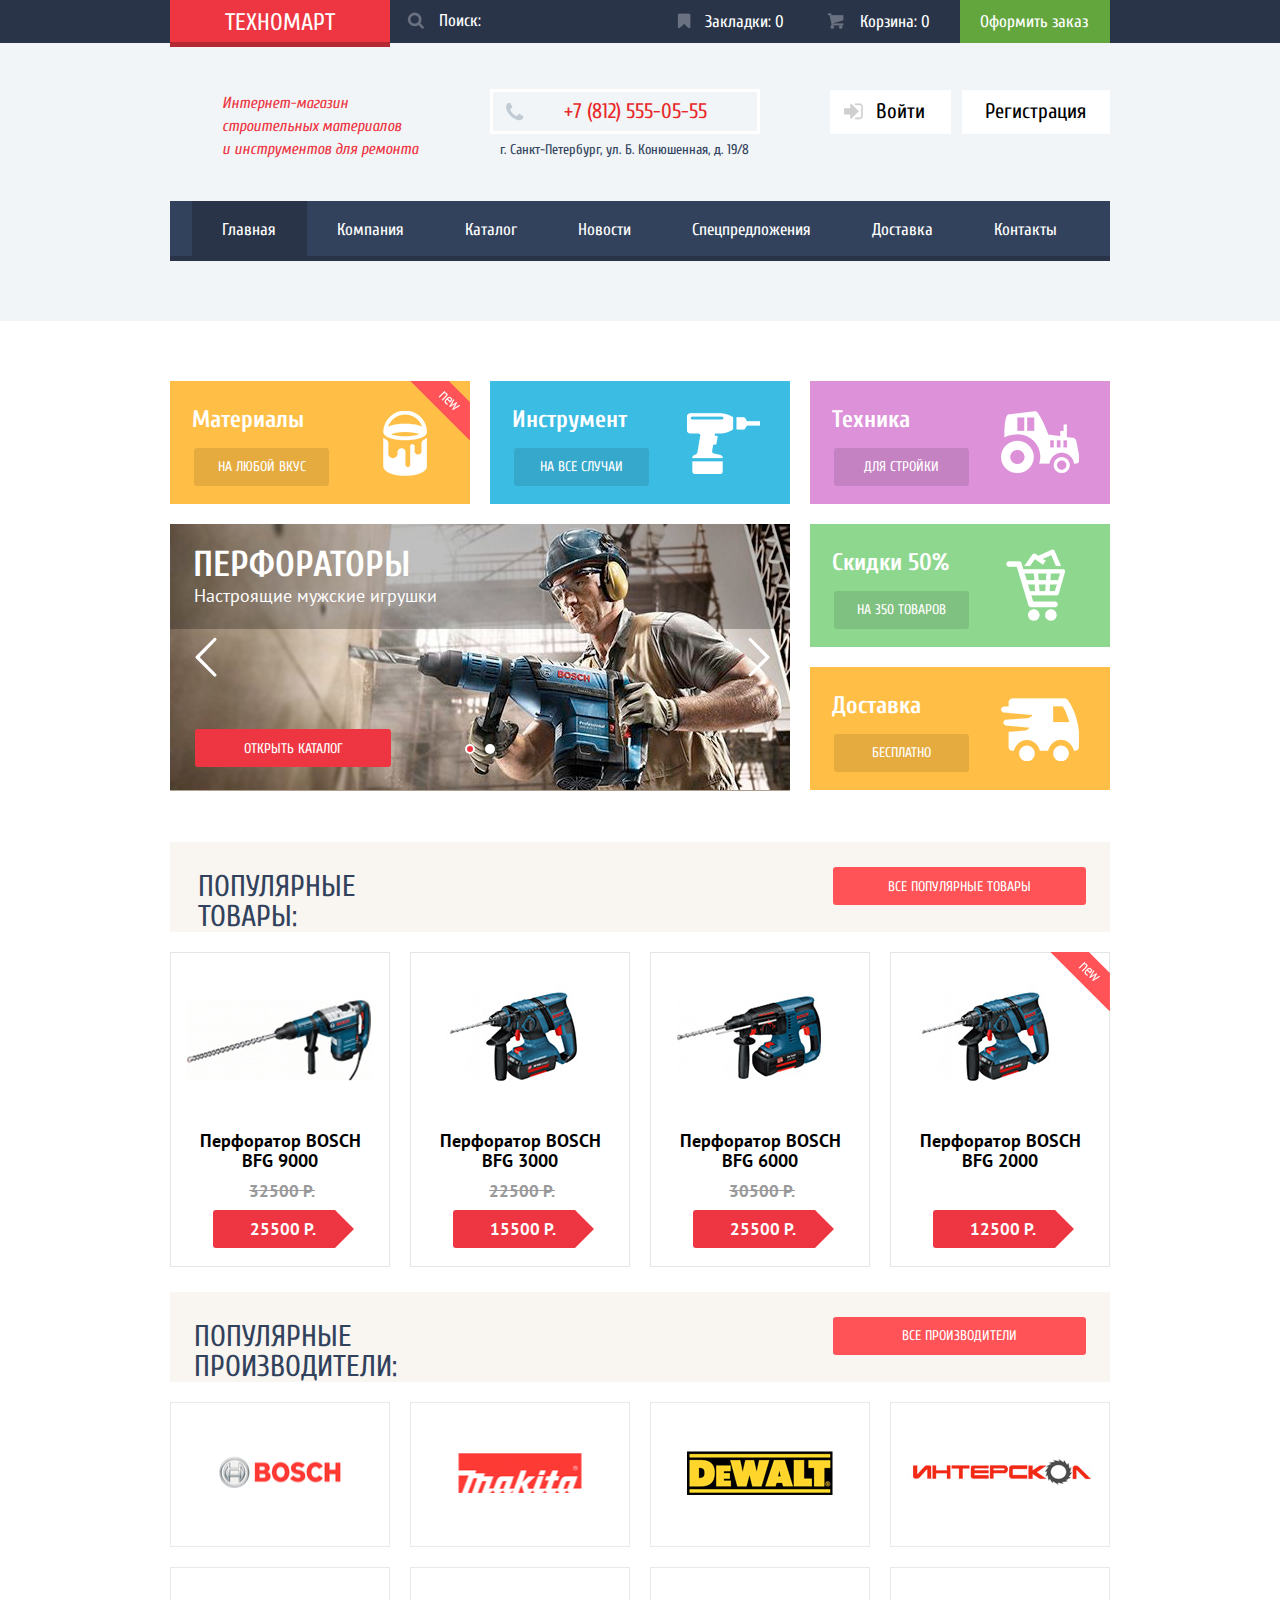
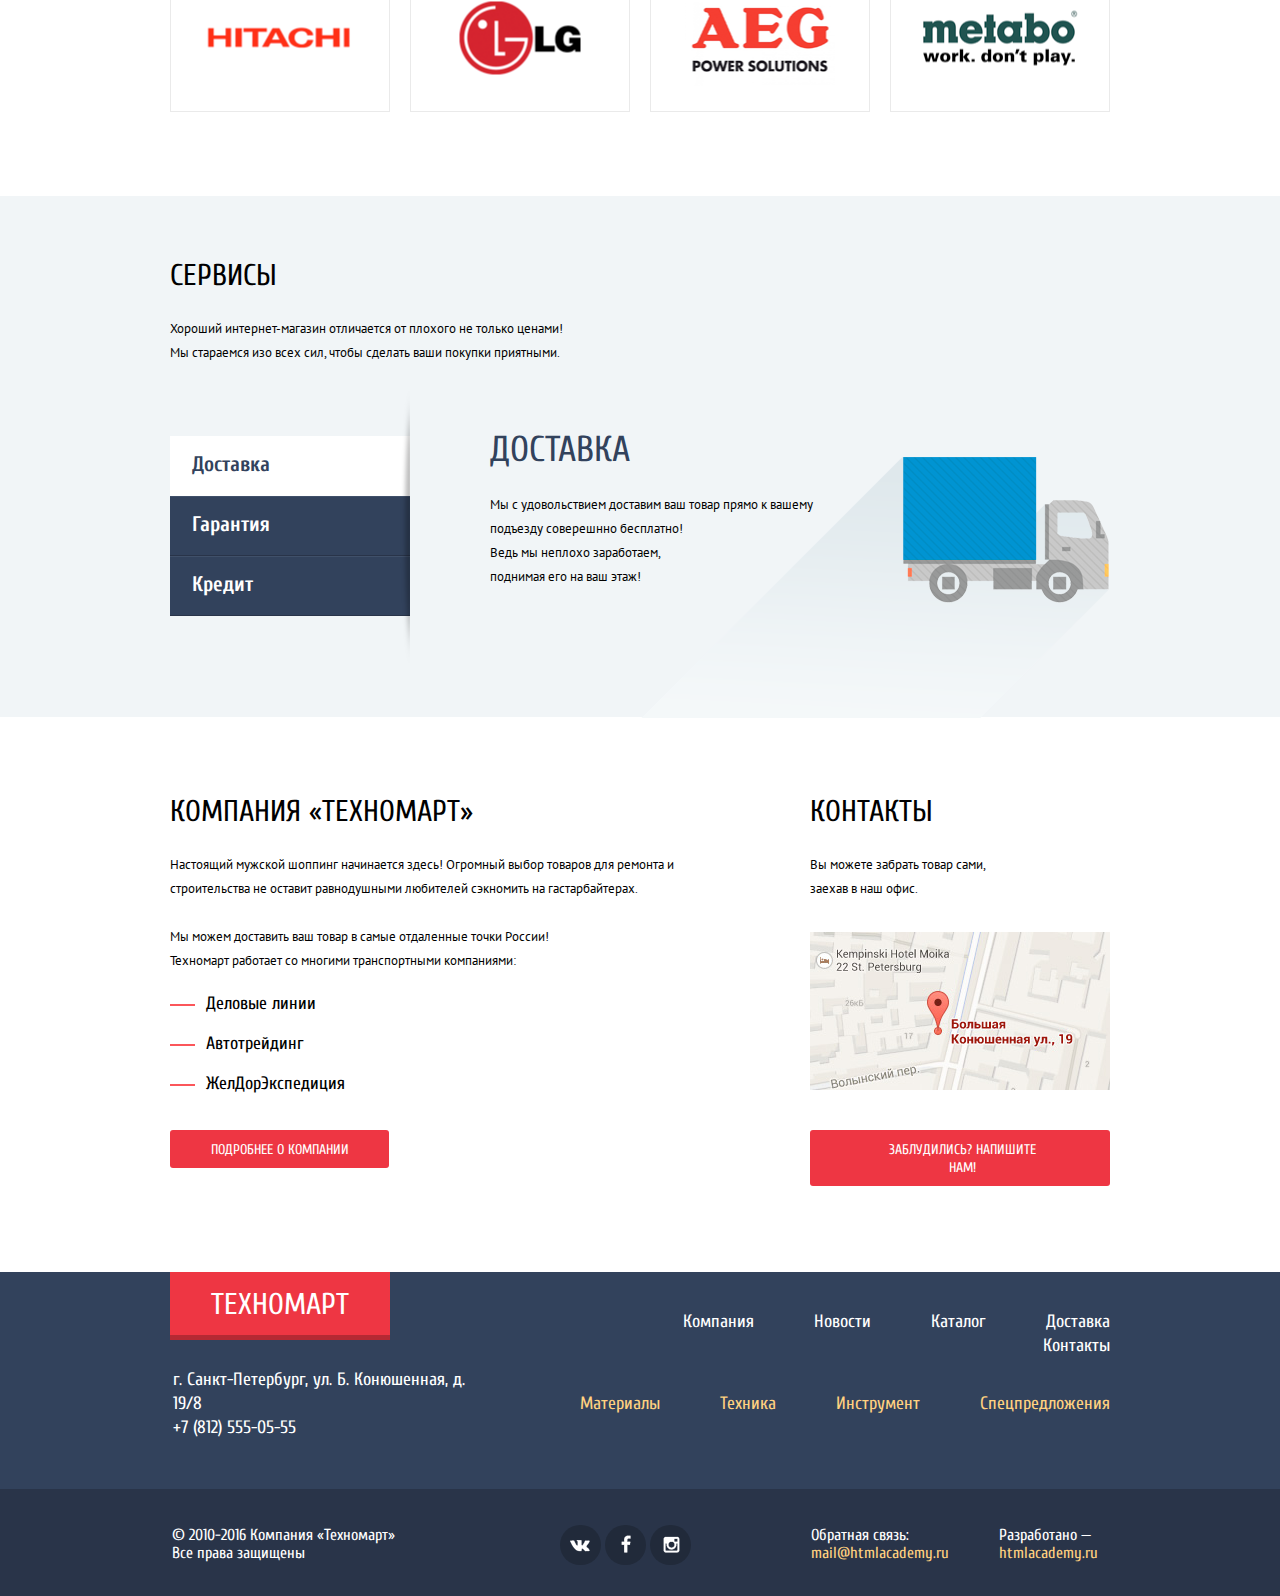
<file: index.html>
<!DOCTYPE html>
<html lang="ru">
  <head>
    <meta charset="utf-8">
    <title>HTML Academy: Техномарт</title>
    <link href="https://fonts.googleapis.com/css?family=Cuprum:400,400i,700&amp;subset=cyrillic" rel="stylesheet">
    <link href="https://fonts.googleapis.com/css?family=PT+Sans:400,700" rel="stylesheet">
    <link rel="stylesheet" href="css/normalize.css">
    <link rel="stylesheet" href="css/style.css">
  </head>
  <body>
    <!-- Header -->
    <h1 class="visually-hidden">Сайт магазина Техномарт</h1>
  	<header class="main-header">
  		<div class="header-top">
  			<div class="container clearfix">  
  				<div class="index-logo">			
  					<a class="header-logo" href="#main">Техномарт</a>
  				</div>              
  				  <form action="#" method="post" class="search">
              <input type="search" name="search" id="search" placeholder="Поиск:">
              <label for="search" class="icon-search"><span class="search-title">Поиск</span></label>
            </form>            
  				<a class="order bookmarks" href="#bookmarks">Закладки:<span class="amount"> 0</span></a>
  				<a class="order cart" href="#cart">Корзина:<span class="amount"> 0</span></a>
  				<a class="order btn-order" href="#order">Оформить заказ</a>
  			</div>
  		</div>
  		<div class="header-mid">
  			<div class="container clearfix">
  				<p class="mid-title">Интернет-магазин строительных материалов<br>и инструментов для ремонта</p>
  				<div class="contacts">
  					<p class="phone-number">+7 (812) 555-05-55</p>
  					<p class="address">г. Санкт-Петербург, ул. Б. Конюшенная, д. 19/8</p>
  				</div>
  				<div class="user-block">
  					<a class="user sign-in" href="sign-in.html">Войти</a>
  					<a class="user sign-up" href="sign-up.html">Регистрация</a>
  				</div>
  			</div>
  		</div>
  		<div class="header-bottom">
  			<div class="container clearfix">
  				<nav class="main-navigation">
  					<ul>
  						<li><a class="active" href="index.html">Главная</a></li>
  						<li><a href="company.html">Компания</a></li>
  						<li><a href="catalog.html">Каталог</a></li>
  						<li><a href="news.html">Новости</a></li>
  						<li><a href="special.html">Спецпредложения</a></li>
  						<li><a href="delivery.html">Доставка</a></li>
  						<li><a href="contacts.html">Контакты</a></li>
  					</ul>
  				</nav>  				
  			</div>  		
  		</div>  		
  	</header>
    <!-- Main content -->
  	<main>
  		<div class="content-block-1">
  			<div class="container clearfix">
          <!-- Categories -->
  				<section class="categories clearfix">
            <h2 class="visually-hidden">Категории товаров</h2>
  					<ul class="clearfix">
  						<li class="category category-new">
  							<h3 class="category-title">Материалы</h2>
  							<a class="btn-category" href="materials.html">На любой вкус</a>
  						</li>
  						<li class="category">
  							<h3 class="category-title">Инструмент</h2>
  							<a class="btn-category" href="tools.html">На все случаи</a>
  						</li>
  						<li class="category">
  							<h3 class="category-title">Техника</h2>
  							<a class="btn-category" href="technics.html">Для стройки</a>
  						</li>
              <li class="category slider">
                <input type="radio" id="btn-page-1" name="toggle" checked>
                <input type="radio" id="btn-page-2" name="toggle">
                <div class="slider-controls-radio">                  
                  <label for="btn-page-1"></label>                  
                  <label for="btn-page-2"></label>
                </div>
                <div class="slider-controls-arrows">
                  <label class="arrow arrow-left" for="btn-page-1"></label>
                  <label class="arrow arrow-right" for="btn-page-2"></label>
                </div>   
                <div class="slides">
                  <div class="slide-page">
                    <h3 class="slide-page-title">Перфораторы</h2>
                    <p>Настроящие мужские игрушки</p> 
                    <a class="btn-red btn-catalog" href="catalog.html">Открыть каталог</a>             
                  </div>
                  <div class="slide-page">
                    <h3 class="slide-page-title">Дрели</h2>
                    <p>Соседям на радость!</p>
                    <a class="btn-red btn-catalog" href="catalog.html">Открыть каталог</a>           
                  </div> 
                </div>                      
              </li>             
  						<li class="category">
  							<h3 class="category-title">Скидки 50%</h2>
  							<a class="btn-category" href="discounts.html">на 350 товаров</a>
  						</li>
  						<li class="category">
  							<h3 class="category-title">Доставка</h2>
  							<a class="btn-category" href="delivery.html">Бесплатно</a>
  						</li>  						
  					</ul>  										
  				</section>
          <!-- Popular products -->
          <section class="popular-products-wrapper">
    				<div class="popular-products">
    					<h2 class="popular-products-title">Популярные товары:</h2>
    					<a class="btn-red btn-popular" href="popular.html">Все популярные товары</a>
    				</div>
    				<div class="popular-perforators">
    					<ul class="catalog-items clearfix">
                <li class="catalog-item">                
                  <div class="actions">
                    <a href="#" class="btn-buy-action">Купить</a>
                    <a href="#" class="btn-in-bookmarks">В закладки</a>
                  </div>
                  <div class="drill-image">
                    <img src="img/drill-1.jpg" width="218" height="148" alt="Перфоратор BOSCH BFG 9000">
                  </div>
                  <p class="item-title">Перфоратор BOSCH BFG 9000</p>
                  <p class="discount">32500 Р.</p>
                  <a class="btn-price" href="#">25500 Р.</a>
                </li>
                <li class="catalog-item">               
                  <div class="actions">
                    <a href="#" class="btn-buy-action">Купить</a>
                    <a href="#" class="btn-in-bookmarks">В закладки</a>
                  </div>
                  <div class="drill-image">
                    <img src="img/drill-2.jpg" width="218" height="148" alt="Перфоратор BOSCH BFG 3000">
                  </div>
                  <p class="item-title">Перфоратор BOSCH BFG 3000</p>
                  <p class="discount">22500 Р.</p>
                  <a class="btn-price" href="#">15500 Р.</a>
                </li>
                <li class="catalog-item">                
                  <div class="actions">
                    <a href="#" class="btn-buy-action">Купить</a>
                    <a href="#" class="btn-in-bookmarks">В закладки</a>
                  </div>
                  <div class="drill-image">
                    <img src="img/drill-3.jpg" width="218" height="148" alt="Перфоратор BOSCH BFG 6000">
                  </div>
                  <p class="item-title">Перфоратор BOSCH BFG 6000</p>
                  <p class="discount">30500 Р.</p>
                  <a class="btn-price" href="#">25500 Р.</a>
                </li>
                <li class="catalog-item">                
                  <div class="flag flag-new">новинка</div>
                  <div class="actions">
                    <a href="#" class="btn-buy-action">Купить</a>
                    <a href="#" class="btn-in-bookmarks">В закладки</a>
                  </div>
                  <div class="drill-image">
                    <img src="img/drill-6.jpg" width="218" height="148" alt="Перфоратор BOSCH BFG 2000">
                  </div>
                  <p class="item-title">Перфоратор BOSCH BFG 2000</p>
                  <p class="discount"></p>
                  <a class="btn-price" href="#">12500 Р.</a>
                </li>						
    					</ul>
              <div class="addedtocart-modal">
                <p>Товар добавлен в корзину!</p>
                <button class="addedtocart-modal-close" type="button" title="Закрыть">Закрыть</button>
                <div class="addedtocart-modal-buttons">
                  <a class="btn-red checkout" href="#">Оформить заказ</a>
                  <a class="btn-red continue" href="#">Продолжить покупки</a>
                </div>
              </div>
    				</div>
          </section>
  			</div>
  		</div>
  		<div class="content-block-2">  	
        <!-- Popular developers -->		
        <section class="popular-developers-wrapper container clearfix">
    			<div class="popular-developers">
    				<h2 class="popular-developers-title">Популярные производители:</h2>
    				<a class="btn-red btn-popular" href="firms.html">Все производители</a>
    			</div>
    			<div class="developers">
    				<ul class="clearfix">
    					<li><a href="#bosch"><img src="img/bosch.png" width="126" height="37" alt="BOSCH"></a></li>
    					<li><a href="#makita"><img src="img/makita.png" width="123" height="40" alt="makita"></a></li>
    					<li><a href="#dewalt"><img src="img/dewalt.png" width="146" height="44" alt="DeWALT"></a></li>
    					<li><a href="#interskol"><img src="img/interskol.png" width="184" height="32" alt="ИНТЕРСКОЛ"></a></li>
    					<li><a href="#hitachi"><img src="img/hitachi.png" width="169" height="31" alt="HITACHI"></a></li>
    					<li><a href="#lg"><img src="img/lg.png" width="121" height="73" alt="LG"></a></li>
    				  <li><a href="#aeg"><img src="img/aeg.png" width="151" height="96" alt="AEG"></a></li>
    					<li><a href="#metabo"><img src="img/metabo.png" width="204" height="69" alt="metabo"></a></li>
    				</ul>  					
    			</div>
        </setion>        
      </div>
      <div class="content-block-3">   
        <!-- Service -->     
  			<section class="service container clearfix">            
  				<div class="service-title">
  					<h2>Сервисы</h2>
  					<p>Хороший интернет-магазин отличается от плохого не только ценами! Мы стараемся изо всех сил, чтобы сделать ваши покупки приятными.</p>
  				</div>
  				<div class="service-content">  						
            <input type="radio" id="btn-service-1" name="btn-service" checked>        
            <input type="radio" id="btn-service-2" name="btn-service">              
            <input type="radio" id="btn-service-3" name="btn-service">  
            <div class="service-controls">
              <label for="btn-service-1">Доставка</label>
              <label for="btn-service-2">Гарантия</label>
              <label for="btn-service-3">Кредит</label>  
            </div>                									 
  					<div class="service-content-right">
  						<div class="service-slide delivery">
  							<span class="service-slide-title">Доставка</span>
  							<p>Мы с удовольствием доставим ваш товар прямо к вашему подъезду соверешнно бесплатно!</p>
  							<p class="second-paragraph">Ведь мы неплохо заработаем,
  								поднимая его на ваш этаж!</p>
  						</div>  							
  						<div class="service-slide guarantee"> 
                <span class="service-slide-title">Гарантия</span>
                <p>Если купленный у нас товар поломается или заискрит,<br>
                  а также в случае пожара, спровоцированного его возгаранием,
                  вы всегда можете быть уверены в нашей гарантии. Мы обменяем сгоревший товар на новый.</p>
                <p>Дом уж восстановите как-нибудь сами.</p> 
  						</div> 
              <div class="service-slide credit">
                <span class="service-slide-title">Кредит</span>
                <p>Залезть в долговую яму стало проще!</p>
                <p>Кредитные консультанты придут вам на помощь.</p>
                <a class="btn-red btn-credit" href="credit.html">Отправить заявку</a>
  						</div>				
  					</div>			
  				</div>
  			</section>  	
  		</div>
  		<div class="content-block-4">  			
        <!-- About us -->
  			<section class="about-us container clearfix">
  				<div class="left-column">
  					<h2>Компания «Техномарт»</h2>
  					<p>Настоящий мужской шоппинг начинается здесь! Огромный выбор товаров для ремонта и строительства не оставит равнодушными любителей сэкномить на гастарбайтерах.</p>
  					<p>Мы можем доставить ваш товар в самые отдаленные точки России!<br>Техномарт работает со многими транспортными компаниями:</p>
  					<ul class="list-companies">
  						<li>Деловые линии</li>
  						<li>Автотрейдинг</li>
  						<li>ЖелДорЭкспедиция</li>
  					</ul>
  					<a class="btn-red btn-about" href="company.html">Подробнее о компании</a>
  				</div>
  				<div class="right-column">
  					<h2>Контакты</h2>
  					<p>Вы можете забрать товар сами,<br>
  						заехав в наш офис.</p>
  					<a class="map" href="map.html"><img src="img/map.jpg" width="300" height="158" alt="map"></a>
            <div class="map-modal">
              <button class="map-modal-close" type="button" title="Закрыть">Закрыть</button>
            </div>
  					<a class="btn-red btn-writeus" href="writeus.html">Заблудились? Напишите нам!</a>
            <div class="writeus-modal">
              <button class="writeus-modal-close" type="button" title="Закрыть">Закрыть</button>
              <form action="#" method="post">
                <div class="writeus-top">
                  <div class="writeus-form">
                    <label for="writeus-login">
                      <span>Ваше имя:</span>
                      <input type="text" name="writeus-login" id="writeus-login" placeholder="Представьтесь, пожалуйста">
                    </label>
                    <label for="writeus-email">
                      <span>Ваш e-mail:</span>
                      <input type="text" name="writeus-email" id="writeus-email" placeholder="Для отправки ответа">
                    </label>
                    <label for="writeus-letter">
                      <span>Текст письма:</span>
                      <textarea name="writeus-letter" id="writeus-letter" cols="61" rows="5" placeholder="В свободной форме"></textarea>
                    </label>
                  </div>
                  <div class="writeus-bottom">
                    <button type="submit" class="btn-red btn-form">Отправить</button>
                  </div>  
                </div> 
              </form>               
            </div>
  				</div>  					
  			</section>   			
  		</div>
  	</main>
    <!-- footer -->
  	<footer class="main-footer">
  		<div class="footer-top">
  			<div class="container clearfix">
  				<div class="footer-top-leftpart">
  					<div class="index-logo">
  						<a class="footer-logo" href="#main">Техномарт</a>  						
  					</div>
  					<div class="footer-contacts">
  						<p>г. Санкт-Петербург, ул. Б. Конюшенная, д. 19/8<br>
  						+7 (812) 555-05-55</p>
  					</div>  					
  				</div>
  				<div class="footer-top-rightpart">
  					<nav class="footer-navigation firstline">
  						<ul class="footer-navigation-list">
  							<li><a href="company.html">Компания</a></li>
  							<li><a href="news.html">Новости</a></li>
  							<li><a href="catalog.html">Каталог</a></li>
  							<li><a href="delivery.html">Доставка</a></li>
  							<li><a href="contacts.html">Контакты</a></li>  							
  						</ul>
  					</nav>
  					<nav class="footer-navigation secondline">
  						<ul class="footer-navigation-list">
  							<li><a href="materials.html">Материалы</a></li>
  							<li><a href="technics.html">Техника</a></li>
  							<li><a href="tools.html">Инструмент</a></li>
  							<li><a href="special.html">Спецпредложения</a></li>  							
  						</ul>
  					</nav>
  				</div>
  			</div> 
  		</div> 			
  		<div class="footer-bot">
        <div class="container clearfix">
  			  <div class="footer-copyright">
					  <p>© 2010-2016 Компания «Техномарт»<br>
						Все права защищены</p>					
				  </div> 				
				  <div class="footer-social">						
					  <a class="social-btn social-btn-vk" href="vk.com">Вконтакте</a>
					  <a class="social-btn social-btn-fb" href="facebook.com">Фейсбук</a>
					  <a class="social-btn social-btn-inst" href="instagram.com">Инстаграм</a>				
				  </div>
				  <div class="footer-feedback">
					  <p class="footer-bot-title">Обратная связь:</p>
					  <a class="btn" href="mail@htmlacademy.ru">mail@htmlacademy.ru</a>		
				  </div>
				  <div class="footer-develop">
					  <p class="footer-bot-title">Разработано — </p>
					  <a class="btn" href="https://htmlacademy.ru/intensive/htmlcss">htmlacademy.ru</a>				
				  </div>
        </div>	  				
  		</div>  		 		
  	</footer>
  </body>
</html>
</file>
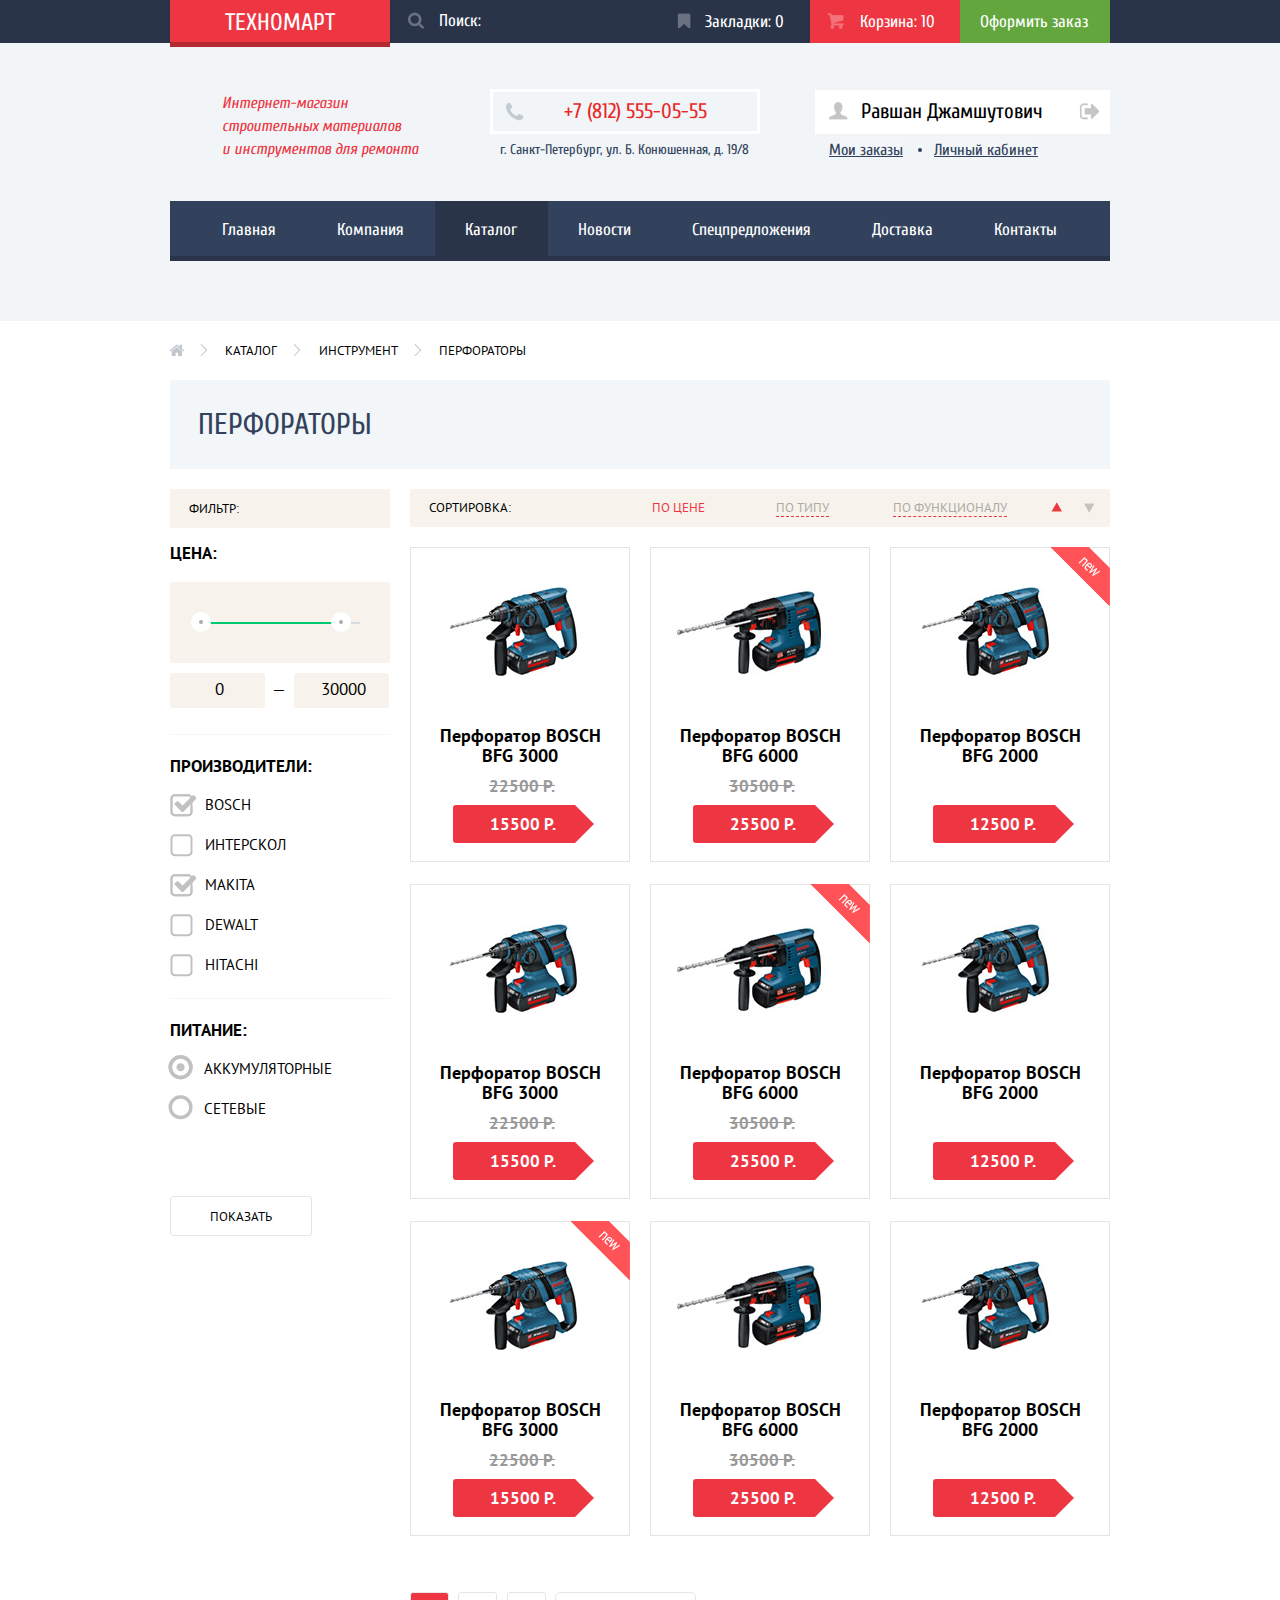
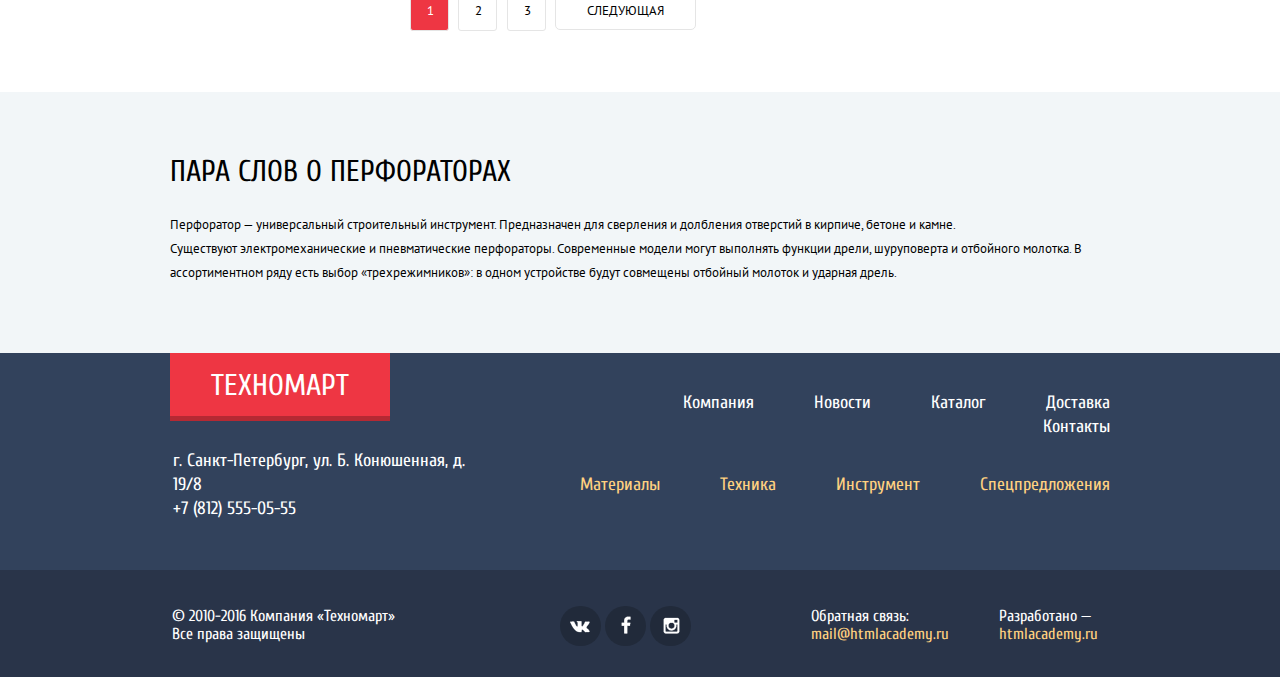
<file: catalog.html>
<!DOCTYPE html>
<html lang="ru">
  <head>
    <meta charset="utf-8">
    <title>HTML Academy: Техномарт</title>
    <link href="https://fonts.googleapis.com/css?family=Cuprum:400,400i,700&amp;subset=cyrillic" rel="stylesheet">
    <link href="https://fonts.googleapis.com/css?family=PT+Sans:400,700" rel="stylesheet">
    <link rel="stylesheet" href="css/normalize.css">
    <link rel="stylesheet" href="css/style.css">
  </head>
  <body>
    <h1 class="visually-hidden">Каталог магазина Техномарт</h1>
  	<header class="main-header catalog-header">
  		<section class="header-top">
        <div class="container clearfix">  
          <div class="index-logo">      
            <a class="header-logo" href="index.html">Техномарт</a>
          </div>              
            <form action="#" method="post" class="search">
              <input type="search" name="search" id="search" placeholder="Поиск:">
              <label for="search" class="icon-search"><span class="search-title">Поиск</span></label>
            </form>            
          <a class="order bookmarks" href="#bookmarks">Закладки:<span class="amount"> 0</span></a>
          <a class="order cart added" href="#cart">Корзина:<span class="amount"> 10</span></a>
          <a class="order btn-order" href="#order">Оформить заказ</a>
        </div>
      </section>
  		<section class="header-mid">
        <div class="container clearfix">
          <p class="mid-title">Интернет-магазин строительных материалов<br>и инструментов для ремонта</p>
          <div class="contacts">
            <p class="phone-number">+7 (812) 555-05-55</p>
            <p class="address">г. Санкт-Петербург, ул. Б. Конюшенная, д. 19/8</p>
          </div>
  				<div class="user-block">
            <div class="logged">
  					  <a class="user" href="cabinet.html">Равшан Джамшутович</a>
              <a class="logout" href="#"></a>
            </div>
            <div class="info">		
  					  <a class="profile myorders" href="#orders">Мои заказы</a>
    					<a class="profile mycabinet" href="cabinet.html">Личный кабинет</a>		
            </div>	
  				</div>
  			</div>
  		</section>
  		<section class="header-bottom">
  			<div class="container clearfix">
  				<nav class="main-navigation catalog-navigation">
  					<ul>
  						<li><a href="index.html">Главная</a></li>
  						<li><a href="company.html">Компания</a></li>
  						<li><a class="active" href="catalog.html">Каталог</a></li>
  						<li><a href="news.html">Новости</a></li>
  						<li><a href="special.html">Спецпредложения</a></li>
  						<li><a href="delivery.html">Доставка</a></li>
  						<li><a href="contacts.html">Контакты</a></li>
  					</ul>
  				</nav>  				
  			</div>  		
  		</section>  		
  	</header>
  	<main>
  		<div class="container catalog clearfix">
  			<nav class="breadcrumbs">
					<ul>
            <li><a class="first-link" href="index.html"></a></li>
						<li><a class="second-link" href="catalog.html">Каталог</a></li>							
						<li><a class="third-link" href="tools.html">Инструмент</a></li>
						<li><a class="active-link">Перфораторы</a></li>
					</ul>
				</nav>	
				<div class="catalog-title-wrapper">
					<h1 class="catalog-title">Перфораторы</h1>
				</div>
				<div class="catalog-filter">
					<span class="filter">Фильтр:</span>
					<form action="#" method="get">
            <fieldset class="catalog-form price">
              <legend class="filter-title">Цена:</legend>
              <div class="range-filter">                  
                <div class="range-controls">
                  <div class="scale">
                    <div class="bar">
                    </div>
                  </div>
                  <div class="toggle min-toggle"></div>
                  <div class="toggle max-toggle"></div>
                </div>
                <div class="price-controls">
                  <input class="min-price" type="text" name="price-min" value="0">
                  <span>—</span>
                  <input class="max-price" type="text" name="price-max" value="30000">
                </div>
              </div>                    
            </fieldset>            
            <fieldset class="catalog-form firms-sort">
              <legend class="filter-title">Производители:</legend>
              <ul class="list-firm">
                <li>
                  <input type="checkbox" id="bosch" name="firm" value="BOSCH" checked>
                  <label for="bosch">Bosch</label>
                </li>
                <li>
                  <input type="checkbox" id="interskol" name="firm" value="ИНТЕРСКОЛ">
                  <label for="interskol">Интерскол</label>
                </li>
                <li>
                  <input type="checkbox" id="makita" name="firm" value="MAKITA" checked>
                  <label for="makita">Makita</label>
                </li>
                <li>
                  <input type="checkbox" id="dewalt" name="firm" value="DEWALT">
                  <label for="dewalt">Dewalt</label>
                </li>
                <li>
                  <input type="checkbox" id="hitachi" name="firm" value="HITACHI">
                  <label for="hitachi">Hitachi</label>
                </li>    
              </ul>                
            </fieldset>            
            <fieldset class="catalog-form supply-sort">
              <legend class="filter-title">Питание:</legend> 
              <ul class="list-supply">
                <li>
                  <input type="radio" name="supply-sort" id="supply-acum" checked>
                  <label for="supply-acum">Аккумуляторные</label>                
                  <input type="radio" name="supply-sort" id="supply-net">
                  <label for="supply-net">Сетевые</label>
                </li>
              </ul>               
            </fieldset>          
          <button type="submit" class="btn-filter">Показать</button>
          </form>         
        </div>      
        <div class="catalog-right-block">          
          <div class="sort">
            <p class="sort-title">Сортировка:</p>
            <ul class="list-sort">
              <li><a class="btn-sort active-sort">По цене</a></li>
              <li><a class="btn-sort">По типу</a></li>
              <li><a class="btn-sort">По функционалу</a></li>
              <li><a class="btn-sort-up active-toggle"></a></li>
              <li><a class="btn-sort-down"></a></li>
            </ul> 
          </div>          
          <ul class="catalog-items">
            <li class="catalog-item">               
              <div class="actions">
                <a href="#" class="btn-buy-action">Купить</a>
                <a href="#" class="btn-in-bookmarks">В закладки</a>
              </div>
              <div class="drill-image">
                <img src="img/drill-2.jpg" width="218" height="148" alt="Перфоратор BOSCH BFG 3000">
              </div>
              <p class="item-title">Перфоратор BOSCH BFG 3000</p>
              <p class="discount">22500 Р.</p>
              <a class="btn-price" href="#">15500 Р.</a>
            </li>
            <li class="catalog-item">               
              <div class="actions">
                <a href="#" class="btn-buy-action">Купить</a>
                <a href="#" class="btn-in-bookmarks">В закладки</a>
              </div>
              <div class="drill-image">
                <img src="img/drill-3.jpg" width="218" height="148" alt="Перфоратор BOSCH BFG 6000">
              </div>
              <p class="item-title">Перфоратор BOSCH BFG 6000</p>
              <p class="discount">30500 Р.</p>
              <a class="btn-price" href="#">25500 Р.</a>
            </li>
            <li class="catalog-item">  
              <div class="flag flag-new">новинка</div>             
              <div class="actions">
                <a href="#" class="btn-buy-action">Купить</a>
                <a href="#" class="btn-in-bookmarks">В закладки</a>
              </div>
              <div class="drill-image">
                <img src="img/drill-6.jpg" width="218" height="148" alt="Перфоратор BOSCH BFG 2000">
              </div>
              <p class="item-title">Перфоратор BOSCH BFG 2000</p>
              <p class="discount"></p>
              <a class="btn-price" href="#">12500 Р.</a>
            </li>
            <li class="catalog-item">               
              <div class="actions">
                <a href="#" class="btn-buy-action">Купить</a>
                <a href="#" class="btn-in-bookmarks">В закладки</a>
              </div>
              <div class="drill-image">
                <img src="img/drill-2.jpg" width="218" height="148" alt="Перфоратор BOSCH BFG 3000">
              </div>
              <p class="item-title">Перфоратор BOSCH BFG 3000</p>
              <p class="discount">22500 Р.</p>
              <a class="btn-price" href="#">15500 Р.</a>
            </li>
            <li class="catalog-item"> 
              <div class="flag flag-new">новинка</div>              
              <div class="actions">
                <a href="#" class="btn-buy-action">Купить</a>
                <a href="#" class="btn-in-bookmarks">В закладки</a>
              </div>
              <div class="drill-image">
                <img src="img/drill-3.jpg" width="218" height="148" alt="Перфоратор BOSCH BFG 6000">
              </div>
              <p class="item-title">Перфоратор BOSCH BFG 6000</p>
              <p class="discount">30500 Р.</p>
              <a class="btn-price" href="#">25500 Р.</a>
            </li>
            <li class="catalog-item">               
              <div class="actions">
                <a href="#" class="btn-buy-action">Купить</a>
                <a href="#" class="btn-in-bookmarks">В закладки</a>
              </div>
              <div class="drill-image">
                <img src="img/drill-6.jpg" width="218" height="148" alt="Перфоратор BOSCH BFG 2000">
              </div>
              <p class="item-title">Перфоратор BOSCH BFG 2000</p>
              <p class="discount"></p>
              <a class="btn-price" href="#">12500 Р.</a>
            </li>
            <li class="catalog-item"> 
              <div class="flag flag-new">новинка</div>              
              <div class="actions">
                <a href="#" class="btn-buy-action">Купить</a>
                <a href="#" class="btn-in-bookmarks">В закладки</a>
              </div>
              <div class="drill-image">
                <img src="img/drill-2.jpg" width="218" height="148" alt="Перфоратор BOSCH BFG 3000">
              </div>
              <p class="item-title">Перфоратор BOSCH BFG 3000</p>
              <p class="discount">22500 Р.</p>
              <a class="btn-price" href="#">15500 Р.</a>
            </li>
            <li class="catalog-item">               
              <div class="actions">
                <a href="#" class="btn-buy-action">Купить</a>
                <a href="#" class="btn-in-bookmarks">В закладки</a>
              </div>
              <div class="drill-image">
                <img src="img/drill-3.jpg" width="218" height="148" alt="Перфоратор BOSCH BFG 6000">
              </div>
              <p class="item-title">Перфоратор BOSCH BFG 6000</p>
              <p class="discount">30500 Р.</p>
              <a class="btn-price" href="#">25500 Р.</a>
            </li>
            <li class="catalog-item">               
              <div class="actions">
                <a href="#" class="btn-buy-action">Купить</a>
                <a href="#" class="btn-in-bookmarks">В закладки</a>
              </div>
              <div class="drill-image">
                <img src="img/drill-6.jpg" width="218" height="148" alt="Перфоратор BOSCH BFG 2000">
              </div>
              <p class="item-title">Перфоратор BOSCH BFG 2000</p>
              <p class="discount"></p>
              <a class="btn-price" href="#">12500 Р.</a>
            </li>
          </ul>          
          <div class="addedtocart-modal">
            <p>Товар добавлен в корзину!</p>
            <button class="addedtocart-modal-close" type="button" title="Закрыть">Закрыть</button>
            <div class="addedtocart-modal-buttons">
              <a class="btn-red checkout" href="#">Оформить заказ</a>
              <a class="btn-red continue" href="#">Продолжить покупки</a>
            </div>
          </div> 
          <div class="pages">
            <a href="#1" class="btn-page active-page">1</a>
            <a href="#2" class="btn-page">2</a>
            <a href="#3" class="btn-page">3</a>
            <a href="#next" class="btn-page-next">Следующая</a>
          </div>       
        </div>        
      </div>
			<div class="about-perf">
				<div class="container clearfix">
					<h2>Пара слов о перфораторах</h2>
					<p>Перфоратор — универсальный строительный инструмент. Предназначен для сверления и долбления отверстий в кирпиче, бетоне и камне.<br>Существуют электромеханические и пневматические перфораторы. Современные модели могут выполнять функции дрели, шуруповерта и отбойного молотка. В ассортиментном ряду есть выбор «трехрежимников»: в одном устройстве будут совмещены отбойный молоток и ударная дрель.</p>
				</div>					
			</div>    
  	</main>
  	<footer class="catalog-footer">
      <div class="footer-top">
        <div class="container clearfix">
          <div class="footer-top-leftpart">
            <div class="index-logo">
              <a class="footer-logo" href="index.html">Техномарт</a>             
            </div>
            <div class="footer-contacts">
              <p>г. Санкт-Петербург, ул. Б. Конюшенная, д. 19/8<br>
              +7 (812) 555-05-55</p>
            </div>            
          </div>
          <div class="footer-top-rightpart">
            <nav class="footer-navigation firstline">
              <ul class="footer-navigation-list">
                <li><a href="company.html">Компания</a></li>
                <li><a href="news.html">Новости</a></li>
                <li><a href="catalog.html">Каталог</a></li>
                <li><a href="delivery.html">Доставка</a></li>
                <li><a href="contacts.html">Контакты</a></li>               
              </ul>
            </nav>
            <nav class="footer-navigation secondline">
              <ul class="footer-navigation-list">
                <li><a href="materials.html">Материалы</a></li>
                <li><a href="technics.html">Техника</a></li>
                <li><a href="tools.html">Инструмент</a></li>
                <li><a href="special.html">Спецпредложения</a></li>                
              </ul>
            </nav>
          </div>
        </div> 
      </div>      
      <div class="footer-bot">
        <div class="container clearfix">
          <div class="footer-copyright">
            <p>© 2010-2016 Компания «Техномарт»<br>
            Все права защищены</p>          
          </div>        
          <div class="footer-social">           
            <a class="social-btn social-btn-vk" href="#vk.com" >Вконтакте</a>
            <a class="social-btn social-btn-fb" href="#facebook.com" >Фейсбук</a>
            <a class="social-btn social-btn-inst" href="#instagram.com" >Инстаграм</a>       
          </div>
          <div class="footer-feedback">
            <p class="footer-bot-title">Обратная связь:</p>
            <a class="btn" href="mail@htmlacademy.ru">mail@htmlacademy.ru</a>   
          </div>
          <div class="footer-develop">
            <p class="footer-bot-title">Разработано — </p>
            <a class="btn" href="https://htmlacademy.ru/intensive/htmlcss">htmlacademy.ru</a>       
          </div>
        </div>            
      </div>          
    </footer>
  </body>
</html>
</file>
<file: css/style.css>
body {
  min-width: 960px;
  margin: 0;
  padding: 0;

  font-weight: normal;
  font-size: 13px;
  line-height: 24px;
  font-family: "Cuprum","PT Sans" sans-serif;
  color: #000000;
}

.visually-hidden {
  position: absolute;

  width: 1px;
  height: 1px;
  margin: -1px;
  padding: 0;
  overflow: hidden;

  border: 0;

  clip: rect(0, 0, 0, 0);
}

.container {
  width: 940px;
  margin: 0 auto;
  padding: 0 10px;
}

.clearfix::after {
  content: "";

  display: table;
  clear: both;
}

.main-header {
  margin-bottom: 60px;

  background-color: #f1f5f7;
}

.catalog-header {
  margin-bottom: 18px;
}

.header-top {
  min-height: 42px;

  background-color: #293449;
}

.index-logo {
  float: left;
}

.header-logo {
  display: inline-block;
  width: 220px;
  padding: 11px 0 7px 0;

  font-size: 24px;
  font-family: "Cuprum","Arial", sans-serif;
  vertical-align: middle;
  text-align: center;
  color: #ffffff;
  text-transform: uppercase;
  text-decoration: none;

  background-color: #ee3643;
  box-shadow: 0 5px 0 0 #b52933;

  transition: background-color 0.2s linear;
}

.header-logo:hover {
  background-color: #ca2c37;
}

.header-logo:active {
  background-color: #b52933;
}

.header-top .search {
  position: relative;

  float: left;
  width: 270px;
  min-height: 42px;
}

.search .search-title {
  visibility: hidden;
}

.header-top input[type="search"] {
  box-sizing: border-box;
  width: 270px;
  padding: 12px 0 12px 49px;

  font-size: 17px;
  line-height: 18px;
  font-family: "Cuprum","Arial", sans-serif;
  color: #ffffff;

  background-color: #293449;
  border: none;
  outline: none;

  transition: background-color 0.2s linear;
}

.header-top input[type="search"]::-ms-clear {
  display: none;
}

.icon-search {
  position: absolute;
  top: 12px;
  left: 17px;

  width: 20px;
  height: 20px;

  background-image: url("../img/icon-search.png");
  background-repeat: no-repeat;
  opacity: 0.3;

  transition: opacity 0.2s linear;
}

.header-top input[type="search"]::-webkit-input-placeholder {
  color: #ffffff;
}

.header-top input[type="search"]:focus::-webkit-input-placeholder {
  color: black;
}

.header-top input[type="search"]:hover {
  background-color: #212a3a;
}

.header-top input[type="search"]:hover + label {
  opacity: 1;
}

.header-top input[type="search"]:focus {
  color: #000000;

  background-color: #ffffff;
}

.header-top input[type="search"]:focus + label {
  background-image: url("../img/icon-search-2.png");
  background-repeat: no-repeat;
  opacity: 1;
}

.header-top .order {
  position: relative;

  float: left;

  font-weight: normal;
  font-size: 17px;
  line-height: 18px;
  font-family: "Cuprum","Arial", sans-serif;
  color: #ffffff;
  text-decoration: none;

  transition: background-color 0.2s linear;
}

.header-top .order:hover {
  background-color: #212a3a;
}

.header-top .order:active {
  background-color: #161d29;
}

.header-top .bookmarks {
  width: 105px;
  padding: 13px 0 12px 45px;
}

.header-top .bookmarks::before {
  content: "";
  position: absolute;
  top: 13px;
  left: 17px;

  width: 20px;
  height: 20px;

  background-color: transparent;
  background-color: transparent;
  background-image: url("../img/icon-bookmark.png");
  background-repeat: no-repeat;
  opacity: 0.3;

  transition: all 0.2s linear;
}

.header-top .added {
  background-color: #ee3643;
}

.header-top .cart {
  width: 100px;
  padding: 13px 0 12px 50px;
}

.header-top .cart::before {
  content: "";
  position: absolute;
  top: 13px;
  left: 17px;

  width: 20px;
  height: 20px;

  background-color: transparent;
  background-image: url("../img/icon-basket.png");
  background-repeat: no-repeat;
  opacity: 0.3;

  transition: all 0.2s linear;
}

.header-top .order:hover::before {
  opacity: 1;
}

.header-top .order:active::before {
  opacity: 0.3;
}

.header-top .btn-order {
  padding: 13px 22px 12px 20px;

  background-color: #63a63e;
}

.header-top .btn-order:hover {
  background-color: #5fbb2d;
}

.header-top .btn-order:active {
  background-color: #518534;
}

.header-mid {
  margin-bottom: 0;
}

.mid-title {
  float: left;
  width: 197px;
  margin: 49px 1px 40px 52px;

  font-size: 16px;
  line-height: 23px;
  font-family: "Cuprum","Arial", sans-serif;
  color: #ee3643;
  font-style: italic;
}

.header-mid .contacts {
  float: left;
  width: 270px;
  margin-left: 70px;

  font-family: "Cuprum","Arial", sans-serif;
}

.phone-number {
  position: relative;

  margin: 46px 0 4px 0;
  padding: 10px 10px 11px 71px;

  font-size: 21px;
  line-height: 18px;
  color: #e9292a;

  border: 3px solid #ffffff;
}

.phone-number::before {
  content: "";
  position: absolute;
  top: 10px;
  left: 12px;

  width: 20px;
  height: 20px;

  background-color: transparent;
  background-image: url("../img/icon-phone.png");
  background-repeat: no-repeat;
}

.address {
  margin-top: 0;
  margin-left: 10px;

  font-size: 14px;
  line-height: 24px;
  color: #32425c;
}

.user-block {
  position: relative;

  float: left;
  width: 350px;
}

.user {
  position: relative;

  font-size: 21px;
  line-height: 18px;
  font-family: "Cuprum","Arial", sans-serif;
  color: #000000;
  text-decoration: none;

  background-color: #ffffff;
}

.sign-in {
  float: left;
  margin: 47px 10px 0 70px;
  padding: 12px 26px 14px 46px;

  transition: color 0.2s linear;
}

.sign-in::before {
  content: "";
  position: absolute;
  top: 13px;
  left: 13px;

  width: 20px;
  height: 20px;

  background-color: transparent;
  background-image: url("../img/icon-login.png");
  background-repeat: no-repeat;

  transition: background 0.2s linear;
}

.sign-up {
  float: right;
  margin-top: 47px;
  padding: 12px 24px 14px 23px;

  transition: color 0.2s linear;
}

.user:hover {
  color: #ee3643;
}

.user:active {
  color: #cacaca;
}

.user:hover::before {
  background-image: url("../img/icon-login-2.png");
  background-repeat: no-repeat;
}

.user:active::before {
  background-image: url("../img/icon-login.png");
  background-repeat: no-repeat;
}

.user-block .logged {
  position: relative;

  float: right;
  margin: 47px 0 0 3px;
  padding: 12px 67px 14px 46px;

  font-weight: 400;
  font-size: 21px;
  line-height: 18px;
  font-family: "Cuprum","Arial", sans-serif;
  color: #000000;
  text-decoration: none;
  font-style: normal;

  background-color: #ffffff;
}

.logged .user {
  float: left;
}

.logged .user:hover {
  color: #000000;
}

.logged .logout {
  position: relative;

  float: left;
}

.logged .user::before {
  content: "";
  position: absolute;
  top: 0;
  left: -33px;

  width: 20px;
  height: 20px;

  background-image: url("../img/icon-user.png");
  background-repeat: no-repeat;

  transition: all 0.2s linear;
}

.logged .logout::before {
  content: "";
  position: absolute;
  top: 1px;
  right: -56px;

  width: 20px;
  height: 20px;

  background-image: url("../img/icon-logout.png");
  background-repeat: no-repeat;

  transition: all 0.2s linear;
}

.logged .user:hover::before {
  background-image: url("../img/icon-user-2.png");
  background-repeat: no-repeat;
}

.logged .logout:hover::before {
  background-image: url("../img/icon-logout-2.png");
  background-repeat: no-repeat;
}

.logged .user:active {
  color: #cacaca;
}

.logged .user:active::before {
  background-image: url("../img/icon-user.png");
  background-repeat: no-repeat;
}

.logged .logout:active::before {
  background-image: url("../img/icon-logout.png");
  background-repeat: no-repeat;
}

.info {
  position: relative;

  float: right;
  margin-top: 7px;

  font-size: 0;
  line-height: 0;
}

.info .profile {
  display: inline-block;

  font-size: 16px;
  line-height: 18px;
  font-family: "Cuprum","Arial", sans-serif;
  vertical-align: top;
  color: #32425c;

  background-color: #f2f6f8;

  transition: color 0.2s linear;
}

.info .profile:hover {
  color: #ee3643;
}

.info .profile:active {
  opacity: 0.3;
}

.info .myorders {
  margin-right: 18px;
}

.info .mycabinet {
  margin-right: 72px;
  margin-left: 13px;
}

.user-block .info::before {
  content: "";
  position: absolute;
  top: 7px;
  left: 89px;

  width: 4px;
  height: 4px;

  background-color: #32425c;
  border-radius: 50px;
}

.main-navigation {
  float: left;
  width: 100%;
  margin-bottom: 65px;

  font-size: 0;
  line-height: 0;
  text-align: center;

  background-color: #32425c;
  box-shadow: 0 5px 0 0 #293449;
}

.main-navigation ul {
  margin: 0;
  padding: 0;

  list-style: none;
}

.main-navigation li {
  display: inline-block;

  vertical-align: top;
}

.main-navigation a {
  display: block;
  padding: 20px 31px 18px 30px;

  font-size: 17px;
  line-height: 17px;
  font-family: "Cuprum","Arial", sans-serif;
  color: #ffffff;
  text-decoration: none;

  transition: all 0.2s linear;
}

.main-navigation a:hover {
  background-color: #293449;
}

.main-navigation a:active {
  background-color: #1d2739;
}

.main-navigation .active {
  background-color: #293449;
}

.content-block-1 {
  margin-bottom: 3px;
}

.categories ul {
  margin-bottom: 0;
  margin-left: 0;
  padding: 0;

  list-style: none;
}

.category {
  position: relative;
}

.category:first-child {
  margin-left: 0;
}

.category {
  float: left;
  width: 300px;
  min-height: 123px;
  margin: 0 0 20px 20px;

  background-color: #ffbf47;
}

.category-title {
  margin-bottom: 13px;
  margin-left: 22px;

  font-weight: bold;
  font-size: 24px;
  line-height: 30px;
  font-family: "Cuprum","Arial", sans-serif;
  color: #ffffff;
}

.btn-category {
  display: block;
  width: 135px;
  margin: 0 0 0 24px;
  padding: 10px 0;

  font-size: 14px;
  line-height: 18px;
  font-family: "Cuprum","Arial", sans-serif;
  text-align: center;
  color: #ffffff;
  text-transform: uppercase;
  text-decoration: none;

  background-color: rgba(0, 0, 0, 0.1);
  border-radius: 3px;

  transition: background 0.2s linear;
}

.btn-category:hover {
  background-color: rgba(0, 0, 0, 0.2);
}

.btn-category:active {
  background-color: rgba(0, 0, 0, 0.3);
}

.category::before {
  content: "";
  position: absolute;
  top: 20px;
  left: 190px;

  width: 80px;
  height: 80px;

  background-color: transparent;
  background-image: url("../img/spritesheet.png");
  background-repeat: no-repeat;
}

.category:first-child::before {
  background-position: -17px -30px;
}

.category:nth-child(2) {
  background-color: #3bbce3;
}

.category:nth-child(2)::before {
  background-position: -33px -173px;
}

.category:nth-child(3) {
  background-color: #dc91d8;
}

.category:nth-child(3)::before {
  background-position: -39px -316px;
}

.category:nth-child(4) {
  background-color: transparent;
}

.category:nth-child(4)::before {
  background-image: none;
}

.category:nth-child(5) {
  background-color: #8ed78f;
}

.category:nth-child(5)::before {
  background-position: -34px -463px;
}

.category:nth-child(6)::before {
  background-position: -39px -609px;
}

.category-new::after {
  content: "";
  position: absolute;
  top: 0;
  left: 240px;

  width: 60px;
  height: 60px;

  background-color: transparent;
  background-image: url("../img/new.png");
  background-repeat: no-repeat;
}

.slider {
  position: relative;

  float: left;
  width: 620px;
  height: 265px;
  min-height: 266px;
  margin: 0 0 20px 0;
  padding: 0;
}

.slider input[type="radio"] {
  position: absolute;

  opacity: 0;
}

.slider-controls-radio {
  position: absolute;
  bottom: 36px;
  left: 295px;
  z-index: 1000;

  height: 10px;

  text-align: center;
}

.slider-controls-radio label {
  display: inline-block;
  width: 6px;
  height: 6px;
  margin-right: 7px;

  vertical-align: top;

  background: white;
  border: 2px solid white;
  border-radius: 50%;
  cursor: pointer;
}

#btn-page-1:checked ~ .slider-controls-radio label[for="btn-page-1"],
#btn-page-2:checked ~ .slider-controls-radio label[for="btn-page-2"] {
  background-color: #ee3643;
}

.slider-controls-arrows {
  position: relative;
  z-index: 1000;
}

.slider-controls-arrows .arrow-left {
  position: absolute;
  top: 113px;
  left: 25px;

  width: 22px;
  height: 40px;

  background-image: url("../img/arrow-left.png");
  background-repeat: no-repeat;
  cursor: pointer;
}

.slider-controls-arrows .arrow-right {
  position: absolute;
  top: 113px;
  right: 20px;

  width: 22px;
  height: 40px;

  background-image: url("../img/arrow-right.png");
  background-repeat: no-repeat;
  cursor: pointer;
}

.slide-page {
  position: absolute;
  top: 0;
  left: 0;

  width: 100%;
  height: 100%;
  padding-top: 1px;
  overflow: hidden;
}

.slide-page:nth-child(1) {
  background-color: #af9f8e;
  background-image: url("../img/drillman-1.jpg");
  background-repeat: no-repeat;
}

.slide-page:nth-child(2) {
  background-color: #8c6653;
  background-image: url("../img/drillman-2.jpg");
  background-repeat: no-repeat;
}

.slide-page {
  display: none;
}

.slide-page-title {
  margin: 25px 0 4px 23px;

  font-weight: bold;
  font-size: 36px;
  line-height: 30px;
  font-family: "Cuprum","Arial", sans-serif;
  color: #ffffff;
  text-transform: uppercase;
}

.slide-page p {
  margin: 0 0 121px 24px;

  font-size: 18px;
  line-height: 24px;
  font-family: "PT Sans","Arial", sans-serif;
  color: #ffffff;
}

.btn-red {
  display: block;

  font-size: 14px;
  line-height: 18px;
  font-family: "Cuprum","Arial", sans-serif;
  text-align: center;
  color: #ffffff;
  text-transform: uppercase;
  text-decoration: none;

  background-color: #ee3643;
  border-radius: 3px;

  transition: background 0.2s linear;
}

.btn-catalog {
  width: 195px;
  margin-left: 25px;
  padding: 11px 0 9px 1px;
}

#btn-page-1:checked ~ .slides .slide-page:nth-child(1) {
  display: block;
}
#btn-page-2:checked ~ .slides .slide-page:nth-child(2) {
  display: block;
}

.popular-products {
  clear: both;
  min-height: 90px;
  margin-top: 32px;
  margin-bottom: 20px;

  background-color: #f9f5f0;
}

.popular-products-title {
  float: left;
  width: 264px;
  margin: 30px 0 0 28px;

  font-weight: normal;
  font-size: 30px;
  line-height: 30px;
  font-family: "Cuprum","Arial", sans-serif;
  color: #32425c;
  text-transform: uppercase;
}

.btn-popular {
  float: right;
  margin: 25px 24px 0 0;
  padding: 11px 55px 9px;

  background-color: #ff5357;
}

.popular-perforators ul {
  margin: 0;
  padding: 0;

  list-style: none;
}

.catalog-items {
  width: 940px;
}

.catalog-item {
  position: relative;

  display: inline-block;
  width: 218px;
  margin-right: 20px;
  margin-bottom: 22px;

  font-weight: bold;
  font-size: 18px;
  line-height: 20px;
  font-family: "PT Sans","Arial", sans-serif;
  vertical-align: top;
  text-align: center;

  border: 1px solid #e5e5e5;

  transition: box-shadow 0.2s linear;
}

.popular-perforators .catalog-item:nth-child(4n) {
  margin-right: 0;
}

.catalog-items {
  font-size: 0;
}
.catalog-item {
  font-size: 18px;
}

.catalog-item:hover {
  box-shadow: 0 10px 25px 0 rgba(41,52,73,0.5);
}

.catalog-item .flag {
  position: absolute;
  top: -1px;
  right: -1px;
  z-index: 20;

  width: 60px;
  height: 60px;
  overflow: hidden;

  text-indent: -1000px;
}
.catalog-item .flag-new {
  background-image: url("../img/new.png");
  background-repeat: no-repeat;
}

.catalog-item .actions {
  position: absolute;
  top: 0;
  left: 0;
  z-index: 10;

  width: 218px;
  height: 88px;
  padding: 40px 0;

  background-color: rgba(255,255,255,0.9);
}

.catalog-item .btn-buy-action,
.catalog-item .btn-in-bookmarks {
  position: relative;

  display: block;
  width: 129px;
  margin: 0 auto;
  margin-bottom: 7px;
  padding: 7px 0;

  font-weight: normal;
  font-size: 14px;
  line-height: 18px;
  font-family: "Cuprum","Arial", sans-serif;
  color: white;
  text-transform: uppercase;
  text-decoration: none;

  background-color: #63a63e;
  border: 3px solid #63a63e;
  border-bottom-color: #367315;
  border-radius: 3px;

  transition: all 0.2s linear;
}

.catalog-item .btn-buy-action::before {
  content: "";
  position: absolute;
  top: 7px;
  left: 13px;

  width: 20px;
  height: 20px;

  background-color: transparent;
  background-image: url("../img/icon-basket.png");
  background-repeat: no-repeat;
  opacity: 0.3;
}

.catalog-item .btn-in-bookmarks {
  color: #32425c;

  background: white;
  border: 3px solid #63a63e;
  border-bottom-color: #63a63e;
}

.catalog-item .btn-buy-action:hover {
  background-color: #5fbb2d;
  border: 3px solid #5fbb2d;
}

.catalog-item .btn-buy-action:hover::before {
  opacity: 1;
}

.catalog-item .btn-buy-action:active {
  background-color: #518534;
  border: 3px solid #518534;
}

.catalog-item .btn-in-bookmarks:hover {
  border: 3px solid #32425c;
}

.catalog-item .btn-in-bookmarks:active {
  opacity: 0.3;
}

.catalog-item .actions {
  display: none;
}
.catalog-item:hover .actions {
  display: block;
}

.catalog-item .drill-image {
  width: 218px;
  height: 148px;
}

.catalog-item .drill-image img {
  width: 100%;
}

.catalog-item .item-title {
  min-height: 40px;
  margin-top: 30px;
  margin-bottom: 10px;
  padding: 0 25px;
}

.catalog-item .discount {
  min-height: 20px;
  margin-top: 0;
  margin-bottom: 9px;
  margin-left: 4px;

  font-size: 17px;
  color: #999999;
  text-decoration: line-through;
}

.catalog-item .btn-price {
  position: relative;

  display: block;
  width: 80px;
  margin: 0 10px 0 42px;
  margin-bottom: 18px;
  padding: 9px 30px;

  font-size: 17px;
  color: #ffffff;
  text-decoration: none;

  background: #ee3643;
  border-radius: 3px;

  transition: background 0.2s linear;
}

.catalog-item .btn-price::after {
  content: "";
  position: absolute;
  top: 0;
  right: -20px;

  width: 0;
  height: 0;

  border: 19px solid white;
  border-left-color: #ee3643;

  transition: border 0.2s linear;
}

.catalog-item .btn-price:hover,
.catalog-item .btn-price:hover::after {
  background-color: #ca2c37;
  border-left-color: #ca2c37;
}

.catalog-item .btn-price:active,
.catalog-item .btn-price:active::after {
  background-color: #ba2732;
  border-left-color: #ba2732;
}

.addedtocart-modal {
  position: fixed;
  top: 410px;
  left: 50%;
  z-index: 200;

  display: block;
  width: 620px;
  margin-left: -310px;

  background-color: #ffffff;
  border-top: 7px solid #ee3643;
  box-shadow: 0 30px 50px rgba(0,0,0,0.7);
}

.addedtocart-modal p {
  position: relative;

  display: inline-block;
  margin: 72px 0 73px 180px;

  font-size: 30px;
  line-height: 18px;
  font-family: "Cuprum", "Arial", sans-serif;
  vertical-align: middle;
  text-align: center;
  color: #000000;

  background-color: #ffffff;
}

.addedtocart-modal p::before {
  content: "";
  position: absolute;
  top: -23px;
  left: -99px;

  width: 66px;
  height: 66px;

  background-image: url("../img/cart-success.svg");
  background-repeat: no-repeat;
}

.addedtocart-modal-buttons {
  padding: 38px 0 36px;

  font-size: 0;
  line-height: 0;

  background: #f1f1f1;
}

.addedtocart-modal-buttons .btn-red {
  display: inline-block;
  width: 132px;
  margin-right: 20px;
  margin-left: 80px;
  padding: 10px 47px 10px 41px;

  border-radius: 3px;
}

.addedtocart-modal-buttons .continue {
  margin-left: 0;

  color: #000000;

  background-color: #ffffff;
}

.addedtocart-modal {
  display: none;
}

.content-block-2 {
  margin-bottom: 64px;
}

.popular-developers {
  min-height: 90px;
  margin-bottom: 20px;

  background-color: #f9f5f0;
}

.popular-developers-title {
  float: left;
  width: 367px;
  margin: 30px 0 0 24px;

  font-weight: normal;
  font-size: 30px;
  line-height: 30px;
  font-family: "Cuprum","Arial", sans-serif;
  color: #32425c;
  text-transform: uppercase;
}

.popular-developers .btn-popular {
  float: right;
  margin: 25px 24px 0 0;
  padding: 10px 69px;

  background-color: #ff5357;
}

.btn-red:hover {
  background-color: #ca2c37;
}

.btn-red:active {
  background-color: #ba2732;
}

.developers {
  min-height: 310px;
  margin-bottom: 0;
}

.developers ul {
  margin: 0;
  padding: 0;

  list-style: none;
}

.developers li {
  position: relative;

  float: left;
  margin: 0 20px 20px 0;
}

.developers a {
  display: block;
  width: 218px;
  min-height: 143px;

  background-color: transparent;
  border: 1px solid #eaeaea;

  transition: box-shadow 0.2s linear;
}

.developers img {
  position: absolute;
  top: 49%;
  left: 50%;

  transform: translateX(-50%) translateY(-50%);
}

.developers a:hover {
  box-shadow: 0 10px 25px 0 rgba(41, 52, 73, 0.5);
}

.developers a:active {
  box-shadow: 0 4px 10px 0 rgba(41, 52, 73, 0.5);
  opacity: 0.3;
}

.developers li:nth-child(4n) {
  margin-right: 0;
}

.content-block-3 {
  margin-bottom: 83px;
  padding-bottom: 101px;

  background-color: #f1f5f7;
}

.service-title {
  width: 400px;
  min-height: 103px;
  margin-bottom: 71px;
  padding-top: 1px;

  font-weight: normal;
  font-size: 13px;
  line-height: 24px;
  font-family: "PT Sans","Arial", sans-serif;
}

.service-title h2 {
  margin: 67px 0 29px 0;

  font-weight: normal;
  font-size: 30px;
  font-family: "Cuprum","Arial", sans-serif;
  text-transform: uppercase;
}

.service-controls {
  position: relative;

  float: left;
  width: 240px;
}

.service-controls::before {
  content: "";
  position: absolute;
  top: -45px;
  left: 230px;

  width: 10px;
  height: 272px;

  background-image: url("../img/shadow.png");
  background-repeat: no-repeat;
}

.service-content input[type="radio"] {
  position: absolute;

  opacity: 0;
}

#btn-service-1:checked ~ .service-controls label[for="btn-service-1"],
#btn-service-2:checked ~ .service-controls label[for="btn-service-2"],
#btn-service-3:checked ~ .service-controls label[for="btn-service-3"] {
  color: #32425c;

  background: #ffffff;
  border-top: 1px solid #ffffff;
  border-bottom: 1px solid #ffffff;
  outline: none;
}

.service-controls label {
  display: block;
  width: 218px;
  padding: 12px 0 16px 22px;

  font-weight: 700;
  font-size: 21px;
  line-height: 30px;
  font-family: "Cuprum","Arial",sans-serif;
  text-align: left;
  color: #ffffff;
  font-style: normal;

  background-color: #32425c;
  border-top: 1px solid #405069;
  border-bottom: 1px solid #293449;
  cursor: pointer;

  transition: background 0.2s linear;
}

.service-controls label:hover {
  background-color: #293449;
}

.service-content-right {
  position: relative;

  float: right;
  width: 640px;
}

.delivery::before {
  content: "";
  position: absolute;
  top: 21px;
  left: 171px;

  width: 468px;
  height: 261px;

  background-image: url("../img/delivery.png");
  background-repeat: no-repeat;
}

.guarantee::before {
  content: "";
  position: absolute;
  top: -1px;
  left: 259px;

  width: 468px;
  height: 261px;

  background-image: url("../img/guarantee.png");
  background-repeat: no-repeat;
}

.credit::before {
  content: "";
  position: absolute;
  top: -3px;
  left: 185px;

  width: 468px;
  height: 261px;

  background-image: url("../img/credit.png");
  background-repeat: no-repeat;
}

.service-slide-title {
  display: block;
  margin-top: 2px;
  margin-bottom: 31px;
  padding-left: 20px;

  font-size: 36px;
  line-height: 24px;
  font-family: "Cuprum","Arial", sans-serif;
  color: #32425c;
  text-transform: uppercase;
}

.service-slide p {
  width: 375px;
  margin-top: 0;
  margin-bottom: 0;
  margin-left: 20px;

  font-size: 13px;
  line-height: 24px;
  font-family: "PT Sans","Arial",sans-serif;
}

.service-slide .second-paragraph {
  width: 175px;
  margin-top: 0;
}

.btn-credit {
  display: inline-block;
  width: 107px;
  margin-top: 26px;
  margin-left: 20px;
  padding: 11px 44px 10px 44px;

  vertical-align: top;
}

.service-slide {
  display: none;
}

#btn-service-1:checked ~ .service-content-right .service-slide:nth-child(1) {
  display: block;
}

#btn-service-2:checked ~ .service-content-right .service-slide:nth-child(2) {
  display: block;
}

#btn-service-3:checked ~ .service-content-right .service-slide:nth-child(3) {
  display: block;
}

.content-block-4 {
  margin-bottom: 0;
  padding-bottom: 0;
}

.about-us {
  display: block;

  font-size: 13px;
  line-height: 24px;
  font-family: "PT Sans","Arial", sans-serif;
}

.left-column {
  float: left;
  width: 540px;
}

.about-us h2 {
  margin-top: 0;
  margin-bottom: 29px;
  padding: 0;

  font-weight: normal;
  font-size: 30px;
  line-height: 24px;
  font-family: "Cuprum","Arial", sans-serif;
  text-transform: uppercase;
}

.left-column p:nth-child(3) {
  margin-top: 24px;
}

.list-companies {
  position: relative;

  margin: 0;
  margin: 21px 0 36px 36px;
  padding: 0;

  list-style: none;
  font-size: 18px;
  line-height: 20px;
  font-family: "Cuprum","Arial", sans-serif;
}

.list-companies li {
  position: relative;

  margin-bottom: 20px;
}

.list-companies li::before {
  content: "";
  position: absolute;
  top: 10px;
  left: -36px;

  width: 25px;
  height: 2px;

  background-color: #fb565a;
}

.btn-about {
  display: inline-block;
  padding: 11px 40px 9px 41px;

  vertical-align: top;
}

.right-column {
  float: right;
  width: 300px;
}

.right-column p {
  margin-bottom: 31px;
}

.right-column img {
  width: 300px;
  height: 158px;
  margin-bottom: 32px;
}

.map-modal {
  position: fixed;
  top: 50%;
  left: 50%;

  width: 940px;
  height: 448px;
  margin-top: -250px;
  margin-left: -470px;

  background-color: #ffffff;
  background-image: url("../img/map-full.jpg");
  background-repeat: no-repeat;
  box-shadow: 0 30px 50px rgba(0, 0, 0, 0.7);
}

.map-modal-close,
.writeus-modal-close,
.addedtocart-modal-close {
  position: absolute;
  top: 9px;
  right: 10px;

  width: 25px;
  height: 25px;

  font-size: 0;

  background-color: transparent;
  border: 0;
  cursor: pointer;
}

.map-modal-close::before,
.writeus-modal-close::before,
.addedtocart-modal-close::before,
.map-modal-close::after,
.writeus-modal-close::after,
.addedtocart-modal-close::after {
  content: "";
  position: absolute;
  top: 7px;
  left: 3px;

  width: 25px;
  height: 5px;

  background-color: #ee3643;
  border-radius: 1px;
}

.map-modal-close::before,
.writeus-modal-close::before,
.addedtocart-modal-close::before {
  transform: rotate(45deg);
}

.map-modal-close::after,
.writeus-modal-close::after,
.addedtocart-modal-close::after {
  transform: rotate(-45deg);
}

.map-modal {
  display: none;
}

.btn-writeus {
  display: inline-block;
  padding: 11px 59px 9px 64px;

  vertical-align: top;
}

.writeus-modal {
  position: fixed;
  top: 310px;
  left: 50%;
  z-index: 100;
  z-index: 2000;

  display: block;
  width: 620px;
  margin-left: -310px;

  background-color: #ffffff;
  border-top: 7px solid #ee3643;
  box-shadow: 0 30px 50px rgba(0,0,0,0.7);
}

.writeus-form {
  display: block;
  margin: 43px 80px 0;
}

.writeus-form label,
.writeus-form span {
  float: left;
  width: 220px;
  margin-right: 0;

  font-size: 18px;
  font-family: "Cuprum","Arial", sans-serif;
  color: #000000;
}

.writeus-form span {
  display: inline-block;
  margin: 0 0 9px;

  font-weight: bold;
  vertical-align: top;
}

.writeus-form input[type="text"] {
  display: block;
  width: 200px;
  margin-bottom: 17px;
  padding: 8px 6px 10px 8px;
  padding-left: 14px;

  font-size: 13px;
  line-height: 18px;
  font-family: "PT Sans","Arial",sans-serif;
  text-align: left;
  color: #999999;

  background: #ffffff;
  border: 2px solid #d7dcde;
  border-radius: 3px;
}

.writeus-form label:nth-child(2) {
  float: right;
}

.writeus-modal textarea {
  width: 442px;
  height: 108px;
  margin-bottom: 24px;
  padding: 5px 0 0 12px;

  font-size: 13px;
  font-family: "PT Sans","Arial", sans-serif;
  color: #a9a9a9;

  border: 2px solid #d7dcde;
  border-radius: 3px;
}

.writeus-bottom {
  display: block;
  clear: both;
  padding: 37px 0;

  background: #f1f1f1;
}

.btn-form {
  width: 460px;
  margin: 0 auto;
  padding: 11px 50px 8px;

  font-size: 14px;
  font-family: "Cuprum","Arial", sans-serif;
  text-align: center;
  color: #ffffff;
  text-transform: uppercase;

  background: #ee3643;
  border: none;
  outline: none;
}

.writeus-modal {
  display: none;
}


.main-footer {
  margin-top: 86px;
}

.footer-top {
  padding-bottom: 39px;

  font-size: 18px;
  line-height: 24px;
  font-family: "Cuprum","Arial", sans-serif;
  color: #ffffff;

  background-color: #32425c;
}

.footer-top-leftpart {
  float: left;
  width: 302px;
}

.footer-logo {
  display: inline-block;
  width: 220px;
  margin-bottom: 15px;
  padding: 21px 0 18px 0;

  font-size: 30px;
  font-family: "Cuprum","Arial", sans-serif;
  vertical-align: middle;
  text-align: center;
  color: #ffffff;
  text-transform: uppercase;
  text-decoration: none;

  background-color: #ee3643;
  box-shadow: 0 5px 0 0 #b52933;

  transition: background 0.2s linear;
}

.footer-logo:hover {
  background-color: #ca2c37;
}

.footer-logo:active {
  background-color: #b52933;
}

.footer-contacts {
  float: left;
  width: 325px;
  height: 50px;
  margin-left: 3px;
}

.footer-top-rightpart {
  float: right;
  width: 605px;
  margin-top: 38px;
  margin-left: 0;
}

.footer-navigation-list {
  margin: 0;
  margin-bottom: 34px;
  padding: 0;

  list-style: none;
  text-align: right;
}

.footer-navigation li {
  display: inline-block;

  vertical-align: top;
}

.footer-navigation a {
  padding-left: 55px;

  font-size: 18px;
  line-height: 24px;
  font-family: "Cuprum","Arial", sans-serif;
  color: #ffffff;
  text-decoration: none;
}

.footer-navigation a:hover {
  text-decoration: underline;
}

.footer-navigation a:active {
  text-decoration: none;

  opacity: 0.5;
}

.secondline a {
  color: #ffd180;
}

.footer-bot {
  min-height: 107px;

  font-size: 16px;
  line-height: 18px;
  font-family: "Cuprum","Arial", sans-serif;
  color: #ffffff;

  background-color: #293449;
}

.footer-copyright {
  float: left;
  width: 230px;
  margin-right: 160px;
}

.footer-copyright p {
  margin-top: 37px;
  margin-left: 2px;
}

.footer-social {
  float: left;
  width: 146px;
  margin-top: 36px;
  margin-right: 105px;
}

.social-btn {
  display: inline-block;
  width: 41px;
  height: 40px;

  font-size: 0;
  vertical-align: top;
  text-decoration: none;

  background-color: #212a3a;
  background-image: url("../img/spritesheet-social.png");
  background-repeat: no-repeat;
  background-position: center;
  border-radius: 50px;

  transition: background 0.2s linear;
}

.social-btn:hover {
  background-color: #ee3643;
}

.social-btn-vk {
  background-position: -10px -120px;
}

.social-btn-fb {
  background-position: -4px -10px;
}

.social-btn-inst {
  background-position: -7px -67px;
}

.footer-feedback {
  float: left;
  width: 137px;
  margin-right: 51px;
}

.footer-bot-title {
  margin-top: 37px;
  margin-bottom: 0;
}

.footer-develop {
  float: left;
  width: 96px;
}

.btn {
  color: #ffd180;
  text-decoration: none;
}

.btn:hover {
  text-decoration: underline;
}

.btn:active {
  color: #ee3643;
  text-decoration: none;
}

.breadcrumbs {
  position: relative;

  margin-bottom: 17px;
}

.breadcrumbs ul {
  margin: 0;
  padding: 0;

  list-style: none;
}

.breadcrumbs li {
  position: relative;

  display: inline-block;

  vertical-align: top;
}

.breadcrumbs a {
  position: relative;

  display: inline-block;
  margin-right: 24px;

  font-size: 13px;
  line-height: 18px;
  font-family: "PT Sans", "Arial", sans-serif;
  vertical-align: baseline;
  color: #000000;
  text-transform: uppercase;
  text-decoration: none;
}

.breadcrumbs a:first-child {
  margin-left: 14px;
}

.breadcrumbs .first-link::before {
  content: "";
  position: absolute;
  top: -11px;
  left: -15px;

  width: 15px;
  height: 12px;

  background-image: url("../img/icon-home.png");
  background-repeat: no-repeat;
}

.breadcrumbs li::before {
  content: "";
  position: absolute;
  top: 5px;
  right: 0;

  width: 8px;
  height: 12px;

  background-image: url("../img/icon-right.png");
  background-repeat: no-repeat;
}

.breadcrumbs li:last-child::before {
  display: none;
}

.catalog-title-wrapper {
  margin-bottom: 20px;
  padding-top: 30px;
  padding-bottom: 29px;

  background-color: #f2f6f8;
}

.catalog-title {
  margin: 0;
  padding: 0;
  padding-left: 28px;

  font-weight: normal;
  font-size: 30px;
  line-height: 30px;
  font-family: "Cuprum","Arial",sans-serif;
  color: #32425c;
  text-transform: uppercase;
}

.catalog-filter {
  float: left;
  width: 220px;
  min-height: 1200px;
  margin-right: 20px;

  font-size: 13px;
  line-height: 18px;
  font-family: "PT Sans","Arial", sans-serif;
  text-transform: uppercase;
}

.filter {
  display: block;
  margin-bottom: 10px;
  padding-top: 11px;
  padding-right: 0;
  padding-bottom: 10px;
  padding-left: 19px;

  background-color: #f7f3ec;
}

.catalog-form legend {
  margin: 0;
  margin-bottom: 0;
  padding: 0;

  font-weight: bold;
  font-size: 17px;
  line-height: 30px;
}

.range-controls {
  position: relative;

  height: 80px;
  margin: 14px 0 10px;
  padding-top: 1px;
  padding-right: 30px;
  padding-left: 30px;

  background-color: #f7f3ec;
  border-radius: 3px;
}

.range-controls .scale {
  height: 2px;
  margin-top: 39px;

  background-color: #d7dcde;
}

.range-controls .bar {
  width: 87%;
  height: 2px;

  background-color: #00ca74;
}

.range-controls .toggle {
  position: absolute;
  top: 30px;
  left: 30px;

  width: 4px;
  height: 4px;

  background: #ababab;
  border: 8px solid #ffffff;
  border-radius: 50%;
  cursor: pointer;
}

.range-controls .min-toggle {
  left: 21px;
}

.range-controls .max-toggle {
  left: 161px;
}

.price-controls {
  margin-bottom: 26px;

  color: #000000;
}

.max-price {
  margin-left: 5px;
}

.price-controls input[type="text"] {
  width: 85px;
  padding: 7px 3px 10px 7px;

  font-size: 17px;
  line-height: 18px;
  font-family: "PT Sans","Arial",sans-serif;
  text-align: center;

  background-color: #f7f3ec;
  border: none;
  border-radius: 3px;
}

.price-controls span {
  margin-left: 4px;

  font-size: 17px;
  line-height: 18px;
}

.catalog-filter .catalog-form {
  float: left;
  width: 220px;
  margin: 0;
  margin-bottom: 16px;
  padding: 0;

  border: none;
  border-bottom: 1px solid #f2f6f8;
}

.catalog-filter .supply-sort {
  margin-bottom: 75px;

  border-bottom: none;
}

.catalog-form ul {
  margin: 0;
  margin-top: 14px;
  padding: 0;

  list-style: none;
}

.firms-sort ul {
  padding-bottom: 3px;
}

.list-firm input[type="checkbox"] + label {
  font-weight: 700;
  font-size: 17px;
  line-height: 30px;
  font-family: "PT Sans","Arial",sans-serif;
  text-transform: uppercase;
  font-style: normal;
}

.list-firm {
  margin-top: 14px;
}

.list-firm input[type="checkbox"],
.list-supply input[type="radio"] {
  display: none;
}

.list-firm input[type="checkbox"] + label {
  position: relative;

  display: block;
  margin-bottom: 20px;
  padding-left: 35px;

  font-weight: 400;
  font-size: 15px;
  line-height: 20px;
  color: #000000;

  cursor: pointer;
}

.list-firm input[type="checkbox"] + label::before {
  content: "";
  position: absolute;
  top: -1px;
  left: 0;

  width: 26px;
  height: 26px;

  background-image: url("../img/icon-check-off.png");
  background-repeat: no-repeat;
}

.list-firm input[type="checkbox"]:checked + label::after {
  content: "";
  position: absolute;
  top: -1px;
  left: 0;

  width: 26px;
  height: 26px;

  background-image: url("../img/icon-check-on.png");
  background-repeat: no-repeat;
}

.list-firm input[type="checkbox"] + label:hover::before {
  content: "";
  position: absolute;
  top: -1px;
  left: 0;

  width: 26px;
  height: 26px;

  background-image: url("../img/icon-check-off.png");
  background-repeat: no-repeat;
}

.list-firm input[type="checkbox"]:checked + label:hover::after {
  content: "";
  position: absolute;
  top: -1px;
  left: 0;

  width: 26px;
  height: 26px;

  background-image: url("../img/icon-check-on.png");
  background-repeat: no-repeat;
}

.by-supply {
  margin-bottom: 77px;
}

.list-supply {
  margin-top: 15px;
}

.list-supply input[type="radio"] + label {
  position: relative;

  display: block;
  margin-bottom: 20px;
  padding-left: 34px;

  font-weight: 400;
  font-size: 15px;
  line-height: 20px;
  font-family: "PT Sans", "Arial", sans-serif;
  color: #000000;
  text-transform: uppercase;
  font-style: normal;
}

.list-supply input[type="radio"] + label::before {
  content: "";
  position: absolute;
  top: -4px;
  left: -2px;

  width: 26px;
  height: 26px;

  background-image: url("../img/icon-circle.png");
  background-repeat: no-repeat;
}

.list-supply input[type="radio"]:checked + label::after {
  content: "";
  position: absolute;
  top: -4px;
  left: -2px;

  width: 26px;
  height: 26px;

  background-image: url("../img/icon-circle-dot.png");
  background-repeat: no-repeat;
}

.list-supply input[type="radio"] + label:hover::before {
  content: "";
  position: absolute;
  top: -4px;
  left: -2px;

  width: 26px;
  height: 26px;

  background: url("../img/icon-circle.png");
  background-repeat: no-repeat;
}

.list-supply input[type="radio"]:checked + label:hover::after {
  content: "";
  position: absolute;
  top: -4px;
  left: -2px;

  width: 26px;
  height: 26px;

  background: url("../img/icon-circle-dot.png");
  background-repeat: no-repeat;
}

.catalog-filter .supply-sort {
  margin-bottom: 57px;
}

.btn-filter {
  clear: both;
  padding-top: 11px;
  padding-right: 39px;
  padding-bottom: 9px;
  padding-left: 39px;

  font-size: 13px;
  line-height: 18px;
  font-family: "PT Sans", "Arial", sans-serif;
  color: #000000;
  text-transform: uppercase;

  background-color: #ffffff;
  border: 1px solid #e5e5e5;
  border-radius: 3px;
  cursor: pointer;

  transition: background 0.2s linear;
}

.btn-filter:hover {
  background-color: #e5e5e5;
}

.catalog-right-block {
  float: left;
  width: 700px;
  margin-bottom: 32px;
}

.catalog-right-block ul {
  margin: 0;
  padding: 0;

  list-style: none;
}

.sort {
  margin: 0;
  margin-bottom: 20px;
  padding: 0;
  padding: 7px 0;

  list-style: none;

  background-color: #f7f3ec;
  border-radius: 3px;
}

.list-sort .btn-sort,
.sort .sort-title {
  margin: 0;
  padding: 0;

  font-size: 13px;
  line-height: 18px;
  font-family: "PT Sans","Arial",sans-serif;
  text-transform: uppercase;

  cursor: pointer;
}

.btn-sort,
.btn-sort-up,
.btn-sort-down {
  background-color: transparent;
  border: none;
  outline: none;
}

.sort .sort-title {
  margin-right: 138px;
  padding-left: 19px;

  color: #000000;
}

.list-sort,
.sort .sort-title {
  position: relative;

  display: inline-block;

  vertical-align: baseline;
}

.list-sort .btn-sort {
  color: #acaaa5;

  border-bottom: 1px dashed #ee3643;
}

.list-sort .btn-sort:hover {
  color: #000000;

  border-bottom: 1px solid #ee3643;
}

.list-sort li {
  display: inline-block;

  vertical-align: baseline;
}

.list-sort li:first-child {
  margin-right: 67px;
}

.list-sort li:nth-child(2) {
  margin-right: 61px;
}


.list-sort .active-sort {
  color: #ee3643;

  border-bottom: none;
}

.list-sort .btn-sort-up::before {
  content: "";
  position: absolute;
  top: 6px;
  left: 399px;

  width: 11px;
  height: 10px;

  background-image: url("../img/icon-up-dir.png");
  background-repeat: no-repeat;
  cursor: pointer;
}

.list-sort .btn-sort-up:hover::before {
  background-image: url("../img/icon-up-dir-2.png");
  background-repeat: no-repeat;
}

.list-sort .btn-sort-up:active::before {
  background-image: url("../img/icon-up-dir-3.png");
  background-repeat: no-repeat;
}

.list-sort .btn-sort-down::before {
  content: "";
  position: absolute;
  top: 7px;
  left: 429px;

  width: 14px;
  height: 10px;

  background-image: url("../img/icon-up-dir-3.png");
  background-repeat: no-repeat;
  transform: rotate(-180deg);
  cursor: pointer;
}

.list-sort .btn-sort-down:hover::before {
  background-image: url("../img/icon-up-dir-2.png");
  background-repeat: no-repeat;
  transform: rotate(-180deg);
}

.list-sort .btn-sort-down:active::before {
  background-image: url("../img/icon-up-dir.png");
  background-repeat: no-repeat;
  transform: rotate(-180deg);
}

.catalog-right-block .catalog-items {
  width: 700px;
  margin-bottom: 31px;
}

.catalog-right-block .catalog-item:nth-child(3n) {
  margin-right: 0;
}

.pages {
  margin-bottom: 29px;
}

.btn-page {
  display: inline-block;
  width: 5px;
  margin-top: 3px;
  margin-right: 6px;
  padding: 9px 16px 10px 16px;

  font-size: 13px;
  line-height: 18px;
  font-family: "PT Sans","Arial",sans-serif;
  vertical-align: baseline;
  text-align: center;
  color: #000000;
  text-transform: uppercase;
  text-decoration: none;

  border: 1px solid #e5e5e5;
  border-radius: 3px;
}

.pages .active-page {
  color: white;

  background-color: #ee3643;
}

.btn-page-next {
  display: inline-block;
  padding: 9px 31px;

  font-size: 13px;
  line-height: 18px;
  font-family: "PT Sans","Arial",sans-serif;
  vertical-align: baseline;
  text-align: center;
  color: #000000;
  text-transform: uppercase;
  text-decoration: none;

  border: 1px solid #e5e5e5;
  border-radius: 5px;
}

.btn-page:hover,
.btn-page-next:hover {
  border: 1px solid #bdc6ca;
}

.btn-page:active,
.btn-page-next:active {
  border: 1px solid #ee3643;
}

.about-perf {
  padding-top: 43px;
  padding-bottom: 68px;

  background-color: #f2f6f8;
}

.about-perf h2 {
  margin-bottom: 29px;

  font-weight: normal;
  font-size: 30px;
  font-family: "Cuprum","Arial",sans-serif;
  text-transform: uppercase;
}

.about-perf p {
  margin: 0;
  padding: 0;

  font-weight: normal;
  font-size: 13px;
  line-height: 24px;
  font-family: "PT Sans","Arial",sans-serif;
}

.catalog-footer {
  margin-top: 0;
}
</file>
